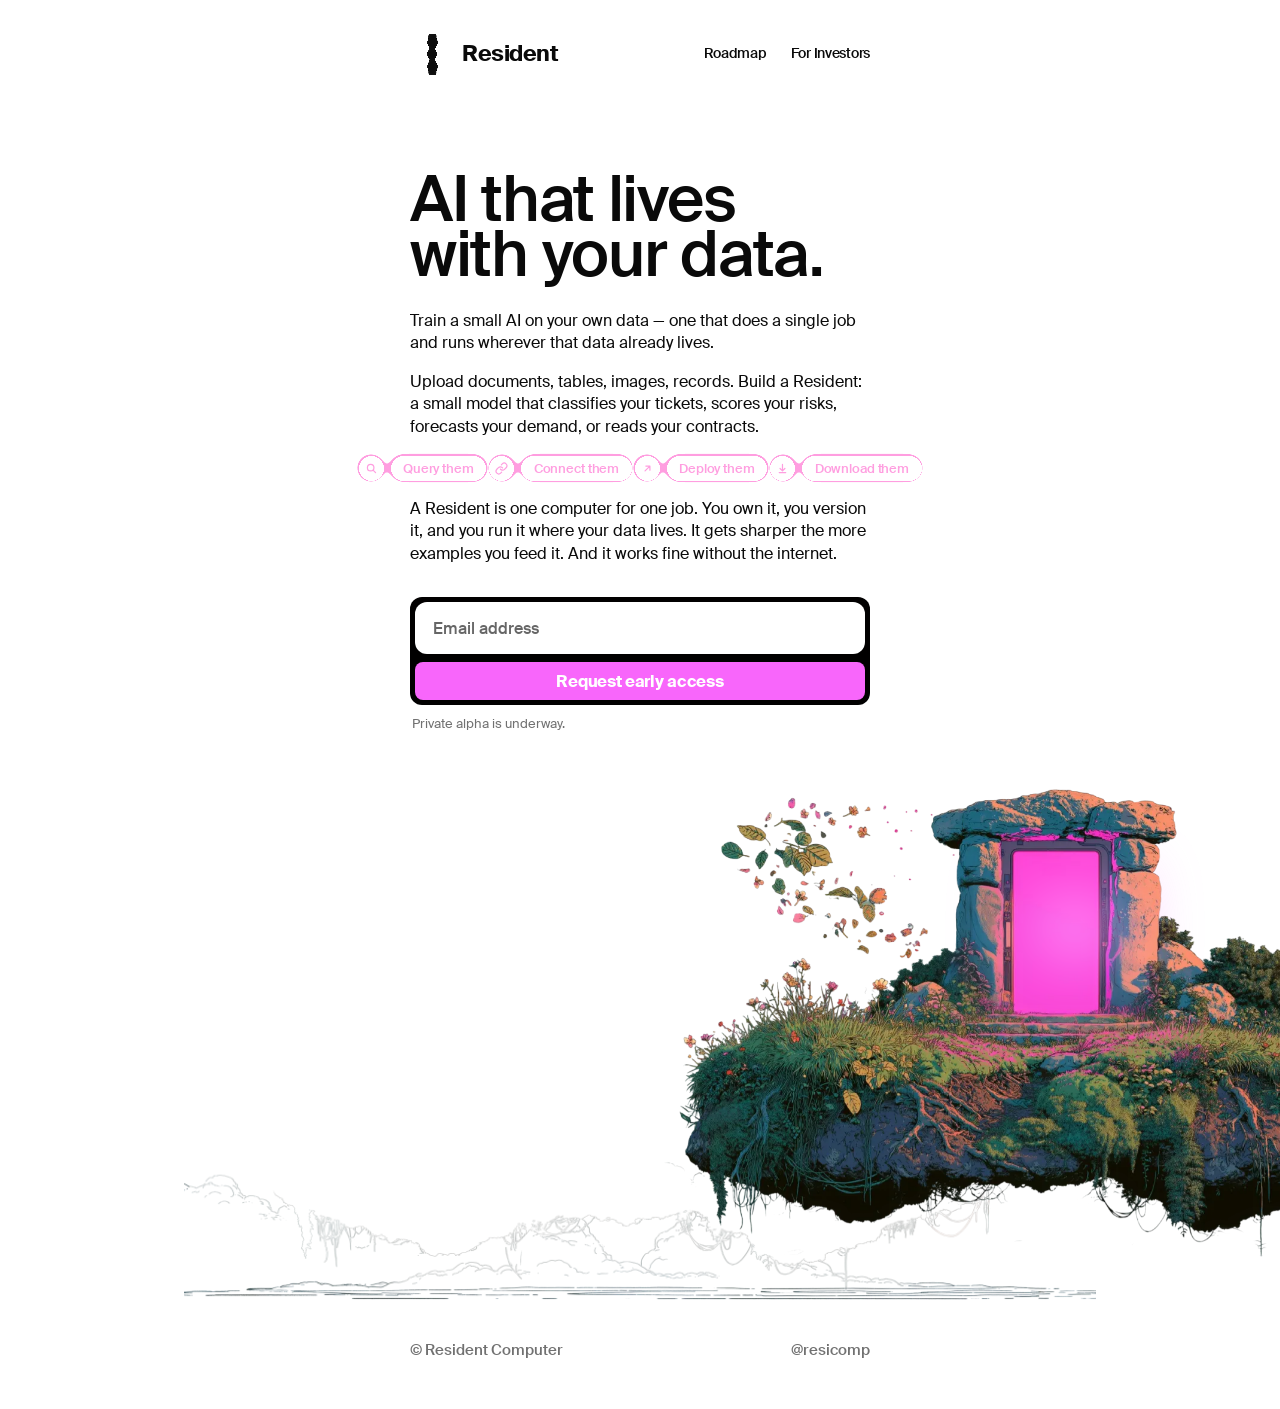
<file: index.html>
<!doctype html>
<html lang="en">
  <head>
    <meta charset="utf-8" />
    <meta name="viewport" content="width=device-width, initial-scale=1" />
    <script src="https://cdn.visitors.now/v.js" data-token="2499831f-5ca7-4b9d-930d-da9908d51c79"></script>
    <title>Resident — AI that lives with your data</title>
    <meta
      name="description"
      content="Train a small AI on your own data — one that does a single job and runs where your data already lives. Works offline."
    />

    <link rel="canonical" href="https://www.resident.computer/" />
    <link rel="icon" href="assets/favicon.svg" type="image/svg+xml" />
    <link rel="icon" type="image/png" sizes="32x32" href="assets/favicon-32.png" />
    <link rel="apple-touch-icon" href="assets/apple-touch-icon.png" />
    <meta name="theme-color" content="#ffffff" />
    <meta name="theme-color" content="#0a0a0a" media="(prefers-color-scheme: dark)" />

    <meta property="og:type" content="website" />
    <meta property="og:url" content="https://www.resident.computer/" />
    <meta property="og:site_name" content="Resident" />
    <meta property="og:locale" content="en_US" />
    <meta property="og:title" content="Resident — AI that lives with your data" />
    <meta property="og:description" content="Build a small, owned AI computer from your data. Versioned, testable, runs where you choose." />
    <meta property="og:image" content="https://www.resident.computer/assets/og.jpg" />
    <meta property="og:image:type" content="image/jpeg" />
    <meta property="og:image:width" content="1200" />
    <meta property="og:image:height" content="630" />
    <meta property="og:image:alt" content="Resident — AI that lives with your data." />

    <meta name="twitter:card" content="summary_large_image" />
    <meta name="twitter:site" content="@resicomp" />
    <meta name="twitter:title" content="Resident — AI that lives with your data" />
    <meta name="twitter:description" content="Build a small, owned AI computer from your data. Versioned, testable, runs where you choose." />
    <meta name="twitter:image" content="https://www.resident.computer/assets/og.jpg" />

    <link rel="stylesheet" href="styles.css" />
    <link
      rel="preload"
      href="assets/fonts/suisseintl-regular/SuisseIntl-Regular-WebS.woff2"
      as="font"
      type="font/woff2"
      crossorigin
    />
    <link
      rel="preload"
      href="assets/fonts/suisseintl-medium/SuisseIntl-Medium-WebS.woff2"
      as="font"
      type="font/woff2"
      crossorigin
    />

    <script type="application/ld+json">
      {
        "@context": "https://schema.org",
        "@type": "Organization",
        "name": "Resident",
        "url": "https://www.resident.computer/",
        "logo": "https://www.resident.computer/assets/apple-touch-icon.png",
        "sameAs": ["https://x.com/resicomp"]
      }
    </script>
  </head>
  <body>
    <svg
      width="0"
      height="0"
      style="position: absolute"
      aria-hidden="true"
      focusable="false"
    >
      <defs>
        <!-- NOTE: #goo-mark is duplicated verbatim in roadmap.html and
             investors.html (no build step). Edit all three together. -->
        <filter id="goo-mark" x="-20%" y="-20%" width="140%" height="140%">
          <feGaussianBlur in="SourceGraphic" stdDeviation="1.6" />
          <feColorMatrix
            type="matrix"
            values="1 0 0 0 0  0 1 0 0 0  0 0 1 0 0  0 0 0 22 -10"
          />
        </filter>
        <filter id="goo-chip-ring" x="-15%" y="-50%" width="130%" height="200%">
          <feGaussianBlur in="SourceGraphic" stdDeviation="5" />
          <feColorMatrix
            type="matrix"
            values="1 0 0 0 0  0 1 0 0 0  0 0 1 0 0  0 0 0 22 -10"
          />
        </filter>
        <filter id="goo-chip-fill" x="-10%" y="-25%" width="120%" height="150%">
          <feGaussianBlur in="SourceGraphic" stdDeviation="1.5" />
          <feColorMatrix
            type="matrix"
            values="1 0 0 0 0  0 1 0 0 0  0 0 1 0 0  0 0 0 22 -10"
          />
        </filter>
      </defs>
    </svg>

    <header class="site-header">
      <a href="/" class="logo" aria-label="Resident">
        <span class="logo-mark" aria-hidden="true">
          <span class="ring">
            <span class="dot" style="--i: 0"></span>
            <span class="dot" style="--i: 1"></span>
            <span class="dot" style="--i: 2"></span>
            <span class="dot" style="--i: 3"></span>
            <span class="dot" style="--i: 4"></span>
            <span class="dot" style="--i: 5"></span>
            <span class="dot" style="--i: 6"></span>
            <span class="dot" style="--i: 7"></span>
            <span class="dot" style="--i: 8"></span>
            <span class="dot" style="--i: 9"></span>
            <span class="dot" style="--i: 10"></span>
            <span class="dot" style="--i: 11"></span>
          </span>
        </span>
        <span class="logo-word">Resident</span>
      </a>
      <nav class="nav">
        <a href="/roadmap">Roadmap</a>
        <a href="/investors">For Investors</a>
      </nav>
    </header>

    <main class="content">
      <h1 class="hero">AI that lives<br />with your data.</h1>

      <div class="prose">
        <p>
          Train a small AI on your own data — one that does a single job and
          runs wherever that data already lives.
        </p>

        <p>
          Upload documents, tables, images, records. Build a Resident: a small
          model that classifies your tickets, scores your risks, forecasts your
          demand, or reads your contracts.
        </p>

        <div class="chips" role="list">
          <span class="chip" role="listitem" tabindex="0" aria-describedby="tip-query">
            <span class="chip-bg chip-bg-ring" aria-hidden="true">
              <span class="bg-circle"></span><span class="bg-pill"></span>
            </span>
            <span class="chip-bg chip-bg-fill" aria-hidden="true">
              <span class="bg-circle"></span><span class="bg-pill"></span>
            </span>
            <span class="chip-icon">
              <svg viewBox="0 0 16 16" aria-hidden="true">
                <circle cx="7" cy="7" r="4" fill="none" stroke="currentColor" stroke-width="1.5" />
                <line x1="10" y1="10" x2="13" y2="13" stroke="currentColor" stroke-width="1.5" stroke-linecap="round" />
              </svg>
            </span>
            <span class="chip-label">Query them</span>
            <span class="chip-tip" role="tooltip" id="tip-query">Ask it questions in plain language. Answers come from your data, and nothing else.</span>
          </span>
          <span class="chip" role="listitem" tabindex="0" aria-describedby="tip-connect">
            <span class="chip-bg chip-bg-ring" aria-hidden="true">
              <span class="bg-circle"></span><span class="bg-pill"></span>
            </span>
            <span class="chip-bg chip-bg-fill" aria-hidden="true">
              <span class="bg-circle"></span><span class="bg-pill"></span>
            </span>
            <span class="chip-icon">
              <svg viewBox="0 0 24 24" aria-hidden="true">
                <path d="M10 13a5 5 0 0 0 7.54.54l3-3a5 5 0 0 0-7.07-7.07l-1.72 1.71" fill="none" stroke="currentColor" stroke-width="2.2" stroke-linecap="round" stroke-linejoin="round" />
                <path d="M14 11a5 5 0 0 0-7.54-.54l-3 3a5 5 0 0 0 7.07 7.07l1.71-1.71" fill="none" stroke="currentColor" stroke-width="2.2" stroke-linecap="round" stroke-linejoin="round" />
              </svg>
            </span>
            <span class="chip-label">Connect them</span>
            <span class="chip-tip" role="tooltip" id="tip-connect">Wire it into your stack over a simple API, so your own apps and tools can call it.</span>
          </span>
          <span class="chip" role="listitem" tabindex="0" aria-describedby="tip-deploy">
            <span class="chip-bg chip-bg-ring" aria-hidden="true">
              <span class="bg-circle"></span><span class="bg-pill"></span>
            </span>
            <span class="chip-bg chip-bg-fill" aria-hidden="true">
              <span class="bg-circle"></span><span class="bg-pill"></span>
            </span>
            <span class="chip-icon">
              <svg viewBox="0 0 16 16" aria-hidden="true">
                <path d="M5 11 L11 5 M6 5 H11 V10" fill="none" stroke="currentColor" stroke-width="1.5" stroke-linecap="round" stroke-linejoin="round" />
              </svg>
            </span>
            <span class="chip-label">Deploy them</span>
            <span class="chip-tip" role="tooltip" id="tip-deploy">Run it where your data already lives: a laptop, a private cloud, or an air-gapped server.</span>
          </span>
          <span class="chip" role="listitem" tabindex="0" aria-describedby="tip-download">
            <span class="chip-bg chip-bg-ring" aria-hidden="true">
              <span class="bg-circle"></span><span class="bg-pill"></span>
            </span>
            <span class="chip-bg chip-bg-fill" aria-hidden="true">
              <span class="bg-circle"></span><span class="bg-pill"></span>
            </span>
            <span class="chip-icon">
              <svg viewBox="0 0 16 16" aria-hidden="true">
                <path d="M8 3 V10 M5 8 L8 11 L11 8 M4 13 H12" fill="none" stroke="currentColor" stroke-width="1.5" stroke-linecap="round" stroke-linejoin="round" />
              </svg>
            </span>
            <span class="chip-label">Download them</span>
            <span class="chip-tip" role="tooltip" id="tip-download">Take the whole model with you — yours to keep and run offline.</span>
          </span>
        </div>

        <p>
          A Resident is one computer for one job. You own it, you version it,
          and you run it where your data lives. It gets sharper the more
          examples you feed it. And it works fine without the internet.
        </p>
      </div>

      <section class="signup" aria-label="Sign up for updates">
        <form
          class="signup-card"
          action="https://app.loops.so/api/newsletter-form/cmpo76h8d014w0j0095x4vgdw"
          method="post"
          data-signup
        >
          <input
            type="email"
            name="email"
            id="signup-email"
            placeholder="Email address"
            aria-label="Email address"
            class="signup-input"
            autocomplete="email"
            required
          />
          <input type="hidden" name="userGroup" value="Prelaunch" />
          <button type="submit" class="signup-button" data-signup-button>
            Request early access
          </button>
          <p class="signup-status" role="status" aria-live="polite" data-signup-status></p>
        </form>
        <p class="signup-note">Private alpha is underway.</p>
      </section>
    </main>

    <figure class="illustration">
      <span class="illustration-frame">
        <img
          class="illustration-clouds"
          src="assets/clouds.webp"
          alt=""
          width="1856"
          height="484"
          loading="lazy"
          decoding="async"
        />
        <span class="illustration-island" aria-hidden="true">
          <img
            src="assets/island.webp"
            alt=""
            width="1456"
            height="782"
            loading="lazy"
            decoding="async"
          />
          <span class="portal-glow"></span>
        </span>
      </span>
    </figure>

    <footer class="site-footer">
      <span>© Resident Computer</span>
      <a href="https://x.com/resicomp" target="_blank" rel="noopener">@resicomp</a>
    </footer>

    <script>
      (function () {
        const form = document.querySelector("[data-signup]");
        if (!form) return;
        const input = form.querySelector(".signup-input");
        const button = form.querySelector("[data-signup-button]");
        const status = form.querySelector("[data-signup-status]");
        const defaultLabel = button.textContent.trim();
        let resetTimer = null;
        let submitting = false;

        function setState(text, { disable = true } = {}) {
          button.textContent = text;
          button.disabled = disable;
          if (status) status.textContent = text;
        }

        function scheduleReset(delay = 2800) {
          clearTimeout(resetTimer);
          resetTimer = setTimeout(() => {
            button.textContent = defaultLabel;
            button.disabled = false;
            if (status) status.textContent = "";
          }, delay);
        }

        form.addEventListener("submit", async (event) => {
          event.preventDefault();
          if (submitting) return;
          const email = (input.value || "").trim();
          if (!email) return;

          submitting = true;
          clearTimeout(resetTimer);
          setState("Sending…");

          try {
            // Read the form's own fields (incl. the hidden userGroup) so the
            // markup stays the single source of truth.
            const body = new URLSearchParams(new FormData(form));
            const res = await fetch(form.action, {
              method: "POST",
              headers: {
                "Content-Type": "application/x-www-form-urlencoded",
              },
              body,
            });
            const data = await res.json().catch(() => ({}));
            const message = (data && data.message) || "";

            if (res.ok && data && data.success !== false) {
              setState("You're in", { disable: true });
              input.value = "";
              scheduleReset();
            } else if (/already/i.test(message)) {
              setState("You're already in", { disable: true });
              input.value = "";
              scheduleReset();
            } else {
              setState(message || "Try again", { disable: false });
              scheduleReset(3500);
            }
          } catch (err) {
            setState("Try again", { disable: false });
            scheduleReset(3500);
          } finally {
            submitting = false;
          }
        });
      })();
    </script>
  </body>
</html>
</file>
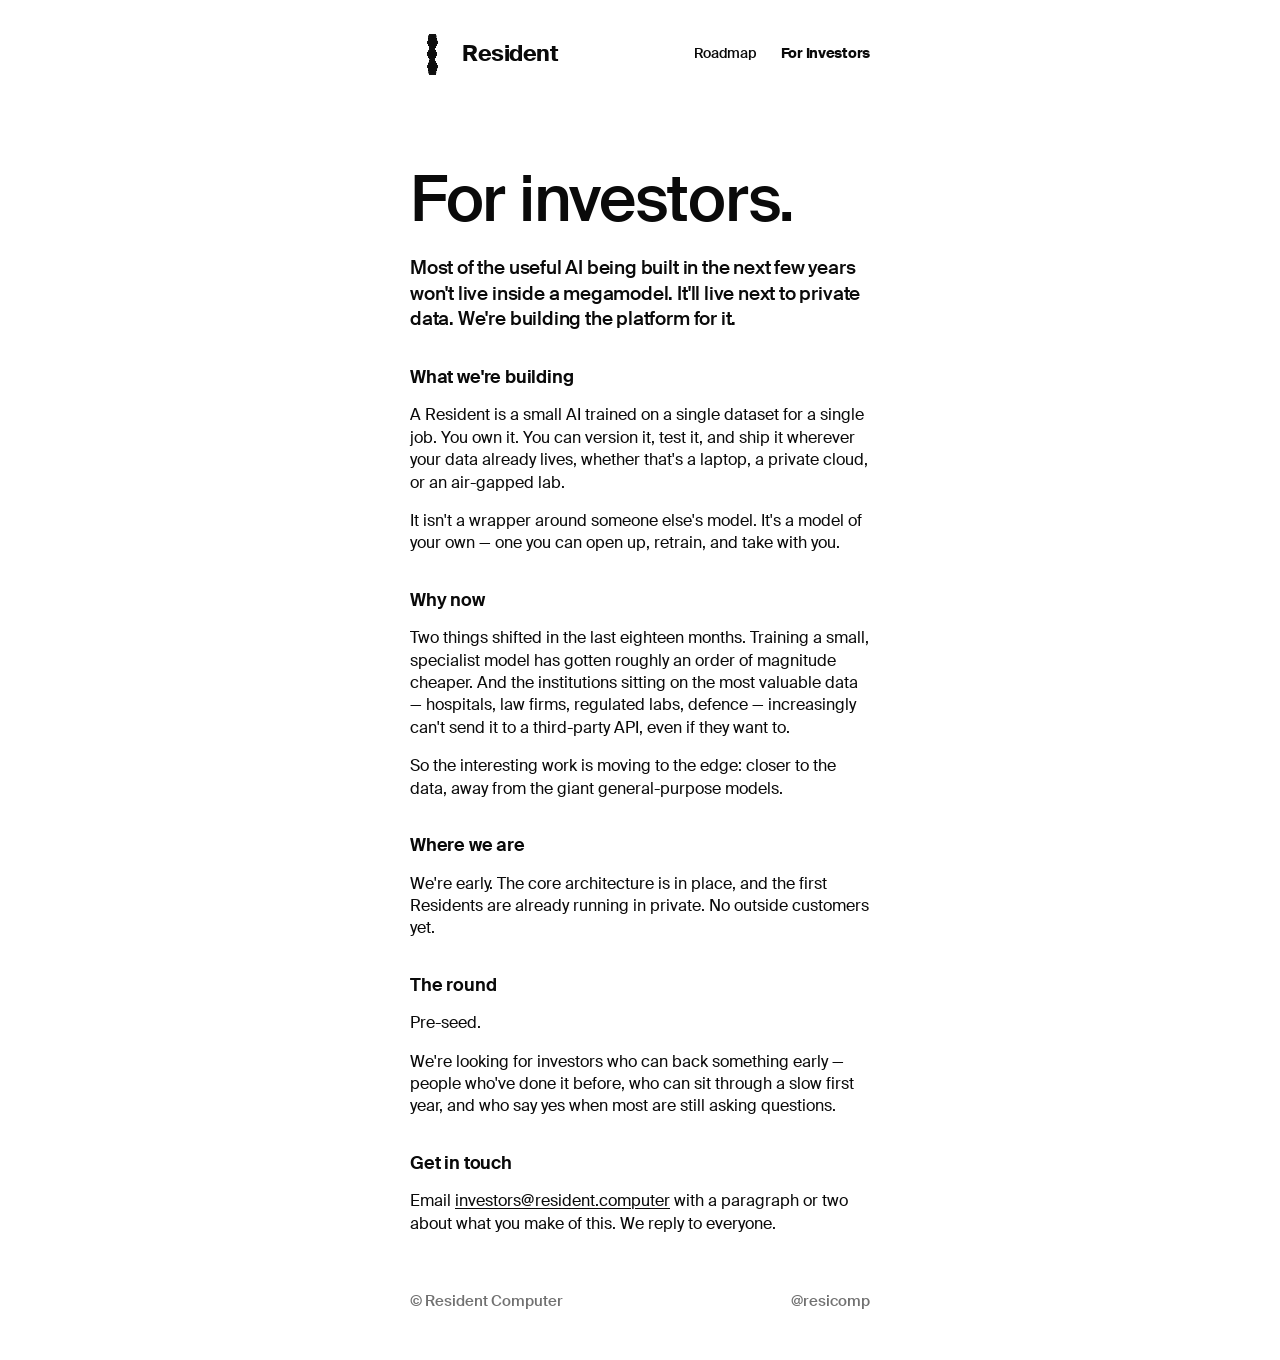
<file: investors.html>
<!doctype html>
<html lang="en">
  <head>
    <meta charset="utf-8" />
    <meta name="viewport" content="width=device-width, initial-scale=1" />
    <script src="https://cdn.visitors.now/v.js" data-token="2499831f-5ca7-4b9d-930d-da9908d51c79"></script>
    <title>For investors — Resident</title>
    <meta
      name="description"
      content="Resident builds small, owned AI computers trained on private data. We are raising a pre-seed round."
    />

    <link rel="canonical" href="https://www.resident.computer/investors" />
    <link rel="icon" href="assets/favicon.svg" type="image/svg+xml" />
    <link rel="icon" type="image/png" sizes="32x32" href="assets/favicon-32.png" />
    <link rel="apple-touch-icon" href="assets/apple-touch-icon.png" />
    <meta name="theme-color" content="#ffffff" />
    <meta name="theme-color" content="#0a0a0a" media="(prefers-color-scheme: dark)" />

    <meta property="og:type" content="website" />
    <meta property="og:url" content="https://www.resident.computer/investors" />
    <meta property="og:site_name" content="Resident" />
    <meta property="og:locale" content="en_US" />
    <meta property="og:title" content="For investors — Resident" />
    <meta property="og:description" content="Small, owned AI computers trained on private data. Pre-seed." />
    <meta property="og:image" content="https://www.resident.computer/assets/og.jpg" />
    <meta property="og:image:type" content="image/jpeg" />
    <meta property="og:image:width" content="1200" />
    <meta property="og:image:height" content="630" />
    <meta property="og:image:alt" content="Resident — AI that lives with your data." />

    <meta name="twitter:card" content="summary_large_image" />
    <meta name="twitter:site" content="@resicomp" />
    <meta name="twitter:title" content="For investors — Resident" />
    <meta name="twitter:description" content="Small, owned AI computers trained on private data. Pre-seed." />
    <meta name="twitter:image" content="https://www.resident.computer/assets/og.jpg" />

    <link rel="stylesheet" href="styles.css" />
    <link
      rel="preload"
      href="assets/fonts/suisseintl-regular/SuisseIntl-Regular-WebS.woff2"
      as="font"
      type="font/woff2"
      crossorigin
    />
    <link
      rel="preload"
      href="assets/fonts/suisseintl-medium/SuisseIntl-Medium-WebS.woff2"
      as="font"
      type="font/woff2"
      crossorigin
    />
  </head>
  <body>
    <svg
      width="0"
      height="0"
      style="position: absolute"
      aria-hidden="true"
      focusable="false"
    >
      <defs>
        <!-- NOTE: #goo-mark is duplicated verbatim in index.html and
             roadmap.html (no build step). Edit all three together. -->
        <filter id="goo-mark" x="-20%" y="-20%" width="140%" height="140%">
          <feGaussianBlur in="SourceGraphic" stdDeviation="1.6" />
          <feColorMatrix
            type="matrix"
            values="1 0 0 0 0  0 1 0 0 0  0 0 1 0 0  0 0 0 22 -10"
          />
        </filter>
      </defs>
    </svg>

    <header class="site-header">
      <a href="/" class="logo" aria-label="Resident">
        <span class="logo-mark" aria-hidden="true">
          <span class="ring">
            <span class="dot" style="--i: 0"></span>
            <span class="dot" style="--i: 1"></span>
            <span class="dot" style="--i: 2"></span>
            <span class="dot" style="--i: 3"></span>
            <span class="dot" style="--i: 4"></span>
            <span class="dot" style="--i: 5"></span>
            <span class="dot" style="--i: 6"></span>
            <span class="dot" style="--i: 7"></span>
            <span class="dot" style="--i: 8"></span>
            <span class="dot" style="--i: 9"></span>
            <span class="dot" style="--i: 10"></span>
            <span class="dot" style="--i: 11"></span>
          </span>
        </span>
        <span class="logo-word">Resident</span>
      </a>
      <nav class="nav">
        <a href="/roadmap">Roadmap</a>
        <a href="/investors" aria-current="page">For Investors</a>
      </nav>
    </header>

    <main class="content">
      <h1 class="hero">For investors.</h1>

      <div class="prose">
        <p class="prose-lead">
          Most of the useful AI being built in the next few years won't live
          inside a megamodel. It'll live next to private data. We're building
          the platform for it.
        </p>

        <h2 class="section-title">What we're building</h2>
        <p>
          A Resident is a small AI trained on a single dataset for a single
          job. You own it. You can version it, test it, and ship it wherever
          your data already lives, whether that's a laptop, a private cloud,
          or an air-gapped lab.
        </p>
        <p>
          It isn't a wrapper around someone else's model. It's a model of your
          own — one you can open up, retrain, and take with you.
        </p>

        <h2 class="section-title">Why now</h2>
        <p>
          Two things shifted in the last eighteen months. Training a small,
          specialist model has gotten roughly an order of magnitude cheaper.
          And the institutions sitting on the most valuable data — hospitals,
          law firms, regulated labs, defence — increasingly can't send it to
          a third-party API, even if they want to.
        </p>
        <p>
          So the interesting work is moving to the edge: closer to the data,
          away from the giant general-purpose models.
        </p>

        <h2 class="section-title">Where we are</h2>
        <p>
          We're early. The core architecture is in place, and the first
          Residents are already running in private. No outside customers yet.
        </p>

        <h2 class="section-title">The round</h2>
        <p>Pre-seed.</p>
        <p>
          We're looking for investors who can back something early — people
          who've done it before, who can sit through a slow first year, and
          who say yes when most are still asking questions.
        </p>

        <h2 class="section-title">Get in touch</h2>
        <p>
          Email
          <a href="mailto:investors@resident.computer"
            >investors@resident.computer</a
          >
          with a paragraph or two about what you make of this. We reply to
          everyone.
        </p>
      </div>
    </main>

    <footer class="site-footer">
      <span>© Resident Computer</span>
      <a href="https://x.com/resicomp" target="_blank" rel="noopener">@resicomp</a>
    </footer>
  </body>
</html>
</file>
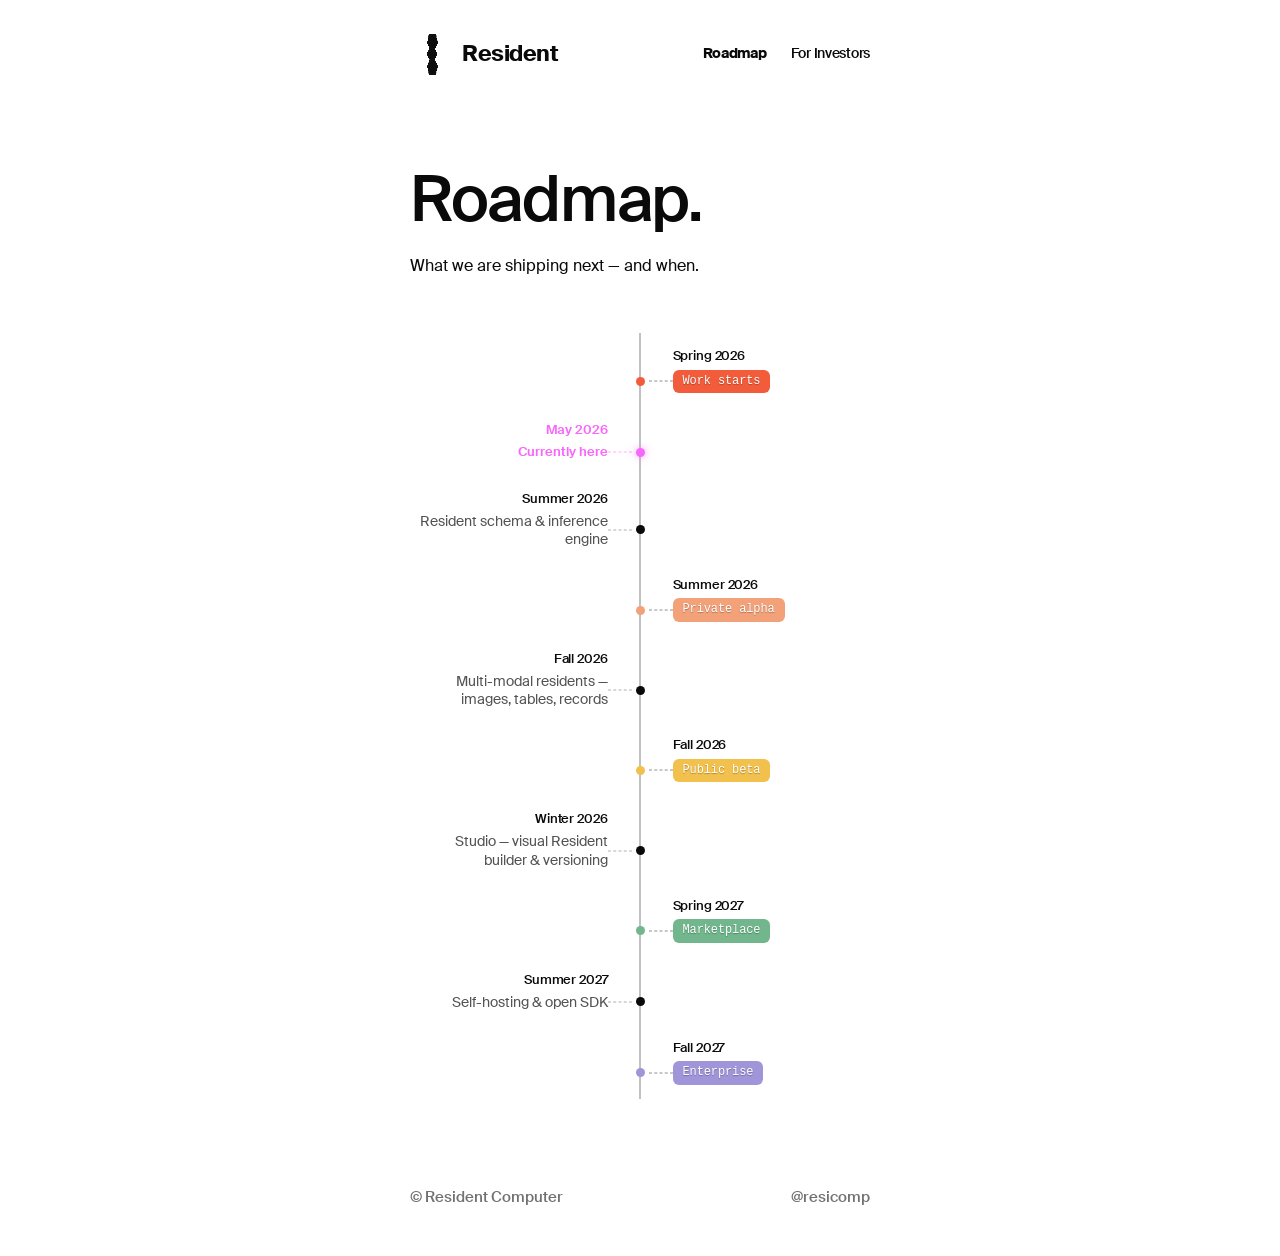
<file: roadmap.html>
<!doctype html>
<html lang="en">
  <head>
    <meta charset="utf-8" />
    <meta name="viewport" content="width=device-width, initial-scale=1" />
    <script src="https://cdn.visitors.now/v.js" data-token="2499831f-5ca7-4b9d-930d-da9908d51c79"></script>
    <title>Roadmap — Resident</title>
    <meta name="description" content="The path from idea to platform." />

    <link rel="canonical" href="https://www.resident.computer/roadmap" />
    <link rel="icon" href="assets/favicon.svg" type="image/svg+xml" />
    <link rel="icon" type="image/png" sizes="32x32" href="assets/favicon-32.png" />
    <link rel="apple-touch-icon" href="assets/apple-touch-icon.png" />
    <meta name="theme-color" content="#ffffff" />
    <meta name="theme-color" content="#0a0a0a" media="(prefers-color-scheme: dark)" />

    <meta property="og:type" content="website" />
    <meta property="og:url" content="https://www.resident.computer/roadmap" />
    <meta property="og:site_name" content="Resident" />
    <meta property="og:locale" content="en_US" />
    <meta property="og:title" content="Roadmap — Resident" />
    <meta property="og:description" content="The path from idea to platform." />
    <meta property="og:image" content="https://www.resident.computer/assets/og.jpg" />
    <meta property="og:image:type" content="image/jpeg" />
    <meta property="og:image:width" content="1200" />
    <meta property="og:image:height" content="630" />
    <meta property="og:image:alt" content="Resident — AI that lives with your data." />

    <meta name="twitter:card" content="summary_large_image" />
    <meta name="twitter:site" content="@resicomp" />
    <meta name="twitter:title" content="Roadmap — Resident" />
    <meta name="twitter:description" content="The path from idea to platform." />
    <meta name="twitter:image" content="https://www.resident.computer/assets/og.jpg" />

    <link rel="stylesheet" href="styles.css" />
    <link
      rel="preload"
      href="assets/fonts/suisseintl-regular/SuisseIntl-Regular-WebS.woff2"
      as="font"
      type="font/woff2"
      crossorigin
    />
    <link
      rel="preload"
      href="assets/fonts/suisseintl-medium/SuisseIntl-Medium-WebS.woff2"
      as="font"
      type="font/woff2"
      crossorigin
    />
  </head>
  <body>
    <svg
      width="0"
      height="0"
      style="position: absolute"
      aria-hidden="true"
      focusable="false"
    >
      <defs>
        <!-- NOTE: #goo-mark is duplicated verbatim in index.html and
             investors.html (no build step). Edit all three together. -->
        <filter id="goo-mark" x="-20%" y="-20%" width="140%" height="140%">
          <feGaussianBlur in="SourceGraphic" stdDeviation="1.6" />
          <feColorMatrix
            type="matrix"
            values="1 0 0 0 0  0 1 0 0 0  0 0 1 0 0  0 0 0 22 -10"
          />
        </filter>
      </defs>
    </svg>

    <header class="site-header">
      <a href="/" class="logo" aria-label="Resident">
        <span class="logo-mark" aria-hidden="true">
          <span class="ring">
            <span class="dot" style="--i: 0"></span>
            <span class="dot" style="--i: 1"></span>
            <span class="dot" style="--i: 2"></span>
            <span class="dot" style="--i: 3"></span>
            <span class="dot" style="--i: 4"></span>
            <span class="dot" style="--i: 5"></span>
            <span class="dot" style="--i: 6"></span>
            <span class="dot" style="--i: 7"></span>
            <span class="dot" style="--i: 8"></span>
            <span class="dot" style="--i: 9"></span>
            <span class="dot" style="--i: 10"></span>
            <span class="dot" style="--i: 11"></span>
          </span>
        </span>
        <span class="logo-word">Resident</span>
      </a>
      <nav class="nav">
        <a href="/roadmap" aria-current="page">Roadmap</a>
        <a href="/investors">For Investors</a>
      </nav>
    </header>

    <main class="content">
      <h1 class="hero">Roadmap.</h1>
      <div class="prose">
        <p>What we are shipping next — and when.</p>
      </div>

      <ol class="timeline" aria-label="Resident product roadmap">
        <li class="timeline-item is-right is-colored" style="--c: #f25c3b">
          <span class="timeline-date">Spring 2026</span>
          <span class="timeline-tag">Work starts</span>
          <span class="timeline-dot" aria-hidden="true"></span>
        </li>
        <li class="timeline-item is-left is-current">
          <span class="timeline-date">May 2026</span>
          <span class="timeline-now">Currently here</span>
          <span class="timeline-dot" aria-hidden="true"></span>
        </li>
        <li class="timeline-item is-left">
          <span class="timeline-date">Summer 2026</span>
          <span class="timeline-text">Resident schema &amp; inference engine</span>
          <span class="timeline-dot" aria-hidden="true"></span>
        </li>
        <li class="timeline-item is-right is-colored" style="--c: #f2a179">
          <span class="timeline-date">Summer 2026</span>
          <span class="timeline-tag">Private alpha</span>
          <span class="timeline-dot" aria-hidden="true"></span>
        </li>
        <li class="timeline-item is-left">
          <span class="timeline-date">Fall 2026</span>
          <span class="timeline-text">Multi-modal residents — images, tables, records</span>
          <span class="timeline-dot" aria-hidden="true"></span>
        </li>
        <li class="timeline-item is-right is-colored" style="--c: #f2c04c">
          <span class="timeline-date">Fall 2026</span>
          <span class="timeline-tag">Public beta</span>
          <span class="timeline-dot" aria-hidden="true"></span>
        </li>
        <li class="timeline-item is-left">
          <span class="timeline-date">Winter 2026</span>
          <span class="timeline-text">Studio — visual Resident builder &amp; versioning</span>
          <span class="timeline-dot" aria-hidden="true"></span>
        </li>
        <li class="timeline-item is-right is-colored" style="--c: #71b68c">
          <span class="timeline-date">Spring 2027</span>
          <span class="timeline-tag">Marketplace</span>
          <span class="timeline-dot" aria-hidden="true"></span>
        </li>
        <li class="timeline-item is-left">
          <span class="timeline-date">Summer 2027</span>
          <span class="timeline-text">Self-hosting &amp; open SDK</span>
          <span class="timeline-dot" aria-hidden="true"></span>
        </li>
        <li class="timeline-item is-right is-colored" style="--c: #a095d9">
          <span class="timeline-date">Fall 2027</span>
          <span class="timeline-tag">Enterprise</span>
          <span class="timeline-dot" aria-hidden="true"></span>
        </li>
      </ol>
    </main>

    <footer class="site-footer">
      <span>© Resident Computer</span>
      <a href="https://x.com/resicomp" target="_blank" rel="noopener">@resicomp</a>
    </footer>
  </body>
</html>
</file>
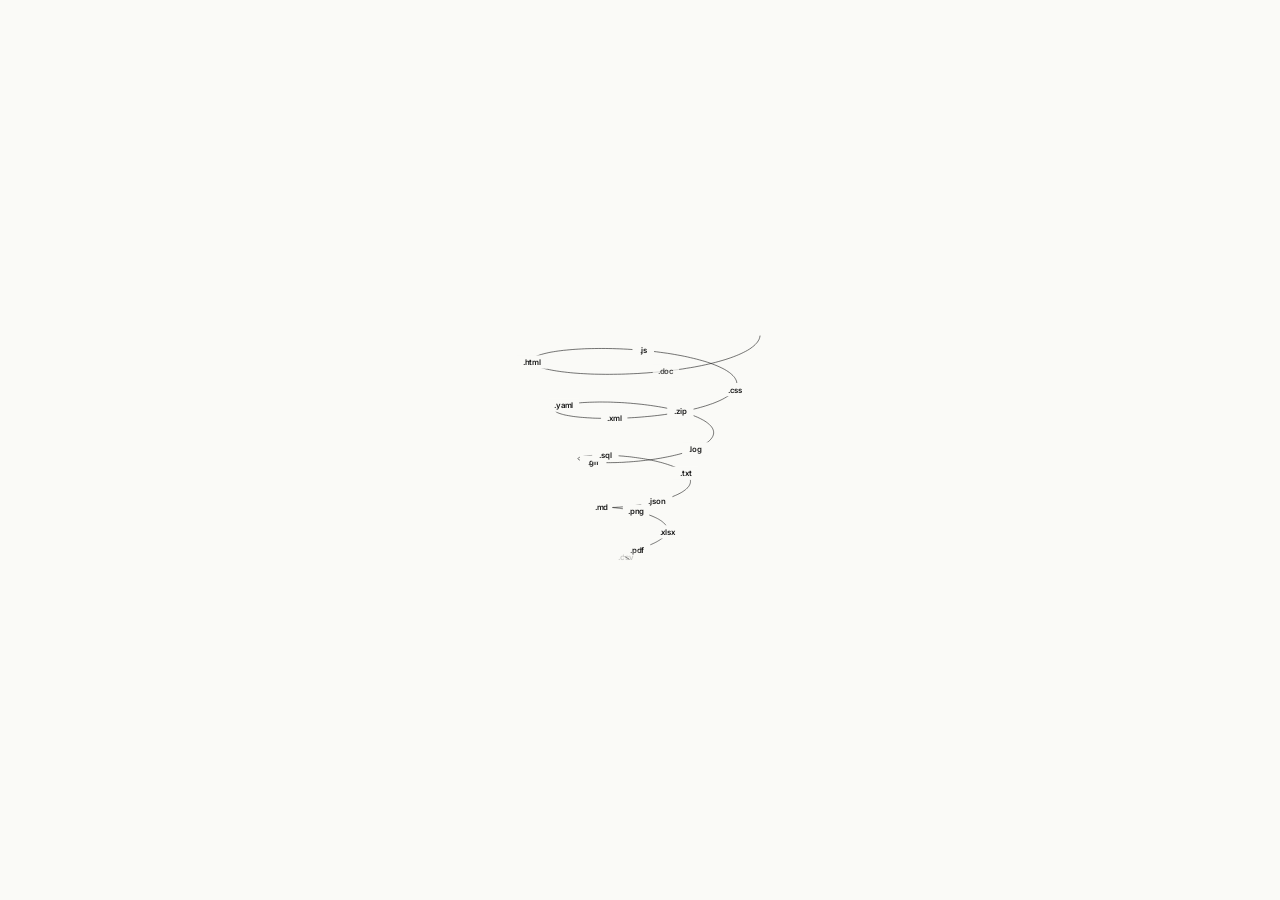
<file: vortex.html>
<!doctype html>
<html lang="en">
  <head>
    <meta charset="utf-8" />
    <meta name="viewport" content="width=device-width, initial-scale=1" />
    <script src="https://cdn.visitors.now/v.js" data-token="2499831f-5ca7-4b9d-930d-da9908d51c79"></script>
    <title>File vortex</title>
    <meta name="robots" content="noindex" />
    <meta
      name="description"
      content="An experimental animation of file extensions spiralling into a vortex."
    />
    <link rel="preconnect" href="https://fonts.googleapis.com" />
    <link rel="preconnect" href="https://fonts.gstatic.com" crossorigin />
    <link
      href="https://fonts.googleapis.com/css2?family=Inter:wght@500;600;700&display=swap"
      rel="stylesheet"
    />
    <style>
      * {
        box-sizing: border-box;
      }
      html,
      body {
        margin: 0;
        padding: 0;
        background: #fafaf7;
        font-family: "Inter", -apple-system, BlinkMacSystemFont, "Segoe UI",
          Roboto, sans-serif;
        min-height: 100dvh;
        display: grid;
        place-items: center;
      }
      .stage {
        width: 100%;
        max-width: 520px;
        padding: 32px;
      }
      svg {
        display: block;
        width: 100%;
        height: auto;
      }
    </style>
  </head>
  <body>
    <div class="stage">
      <svg
        id="vortex"
        viewBox="0 0 500 480"
        xmlns="http://www.w3.org/2000/svg"
        role="img"
        aria-label="File-extension vortex"
      ></svg>
    </div>

    <script>
      const SVG_NS = "http://www.w3.org/2000/svg";
      const svg = document.getElementById("vortex");

      // Side-view vortex geometry.
      const cx = 250;
      const topY = 50;
      const bottomY = 425;
      const startR = 200;
      const endR = 22;
      const totalTurns = 4.6;
      const depthRatio = 0.22;

      // Animation: how many full t-cycles per second.
      // Each label takes 1/SPEED seconds to descend the full vortex.
      const SPEED = 1 / 22; // ~22s per descent

      const BG = "#fafaf7";

      const labels = [
        { ext: ".doc" },
        { ext: ".html" },
        { ext: ".js" },
        { ext: ".css" },
        { ext: ".xml" },
        { ext: ".yaml" },
        { ext: ".zip" },
        { ext: ".log" },
        { ext: ".gif" },
        { ext: ".sql" },
        { ext: ".txt" },
        { ext: ".json" },
        { ext: ".md" },
        { ext: ".png" },
        { ext: ".xlsx" },
        { ext: ".pdf" },
        { ext: ".csv" },
      ];

      function posAt(t) {
        const theta = t * totalTurns * 2 * Math.PI;
        const r = startR + (endR - startR) * t;
        const yCenter = topY + (bottomY - topY) * t;
        return {
          x: cx + r * Math.cos(theta),
          y: yCenter + r * depthRatio * Math.sin(theta),
        };
      }

      // --- Spiral path (static — drawn once) ---
      function buildSpiralPath() {
        const steps = 800;
        const parts = [];
        for (let i = 0; i <= steps; i++) {
          const t = i / steps;
          const { x, y } = posAt(t);
          parts.push(
            (i === 0 ? "M " : "L ") + x.toFixed(1) + " " + y.toFixed(1)
          );
        }
        return parts.join(" ");
      }

      const spiral = document.createElementNS(SVG_NS, "path");
      spiral.setAttribute("d", buildSpiralPath());
      spiral.setAttribute("fill", "none");
      spiral.setAttribute("stroke", "#1a1a1a");
      spiral.setAttribute("stroke-width", "1");
      spiral.setAttribute("stroke-linecap", "round");
      svg.appendChild(spiral);

      // --- Labels (animated) ---
      // Each label gets a fixed phase offset so the stream is evenly spaced;
      // its current t = (offset + globalPhase) mod 1 advances over time.

      labels.forEach((label, i) => {
        label.offset = i / labels.length;

        const group = document.createElementNS(SVG_NS, "g");

        // White rect behind the text — masks the spiral line wherever the
        // label happens to sit, since the path is solid and unbroken now.
        const w = label.ext.length * 8 + 12;
        const h = 22;
        const rect = document.createElementNS(SVG_NS, "rect");
        rect.setAttribute("x", (-w / 2).toFixed(1));
        rect.setAttribute("y", (-h / 2).toFixed(1));
        rect.setAttribute("width", w);
        rect.setAttribute("height", h);
        rect.setAttribute("fill", BG);
        group.appendChild(rect);

        const text = document.createElementNS(SVG_NS, "text");
        text.setAttribute("text-anchor", "middle");
        text.setAttribute("dominant-baseline", "central");
        text.setAttribute("font-size", "13");
        text.setAttribute("font-weight", "600");
        text.setAttribute("letter-spacing", "-0.3");
        text.setAttribute("fill", "#1a1a1a");
        text.textContent = label.ext;
        group.appendChild(text);

        svg.appendChild(group);
        label.el = group;
      });

      // --- Animation loop ---

      const reducedMotion = matchMedia(
        "(prefers-reduced-motion: reduce)"
      ).matches;

      function frame(timeMs) {
        const phase = ((timeMs / 1000) * SPEED) % 1;
        const fade = 0.06;

        for (const label of labels) {
          let t = (label.offset + phase) % 1;
          const { x, y } = posAt(t);

          // Fade in near t=0, fade out near t=1.
          let opacity = 1;
          if (t < fade) opacity = t / fade;
          else if (t > 1 - fade) opacity = (1 - t) / fade;

          label.el.setAttribute(
            "transform",
            `translate(${x.toFixed(1)} ${y.toFixed(1)})`
          );
          label.el.setAttribute("opacity", opacity.toFixed(2));
        }

        requestAnimationFrame(frame);
      }

      if (reducedMotion) {
        // Static placement at original t-values.
        labels.forEach((label, i) => {
          const t = 0.015 + (0.99 - 0.015) * (i / (labels.length - 1));
          const { x, y } = posAt(t);
          label.el.setAttribute(
            "transform",
            `translate(${x.toFixed(1)} ${y.toFixed(1)})`
          );
        });
      } else {
        requestAnimationFrame(frame);
      }
    </script>
  </body>
</html>
</file>
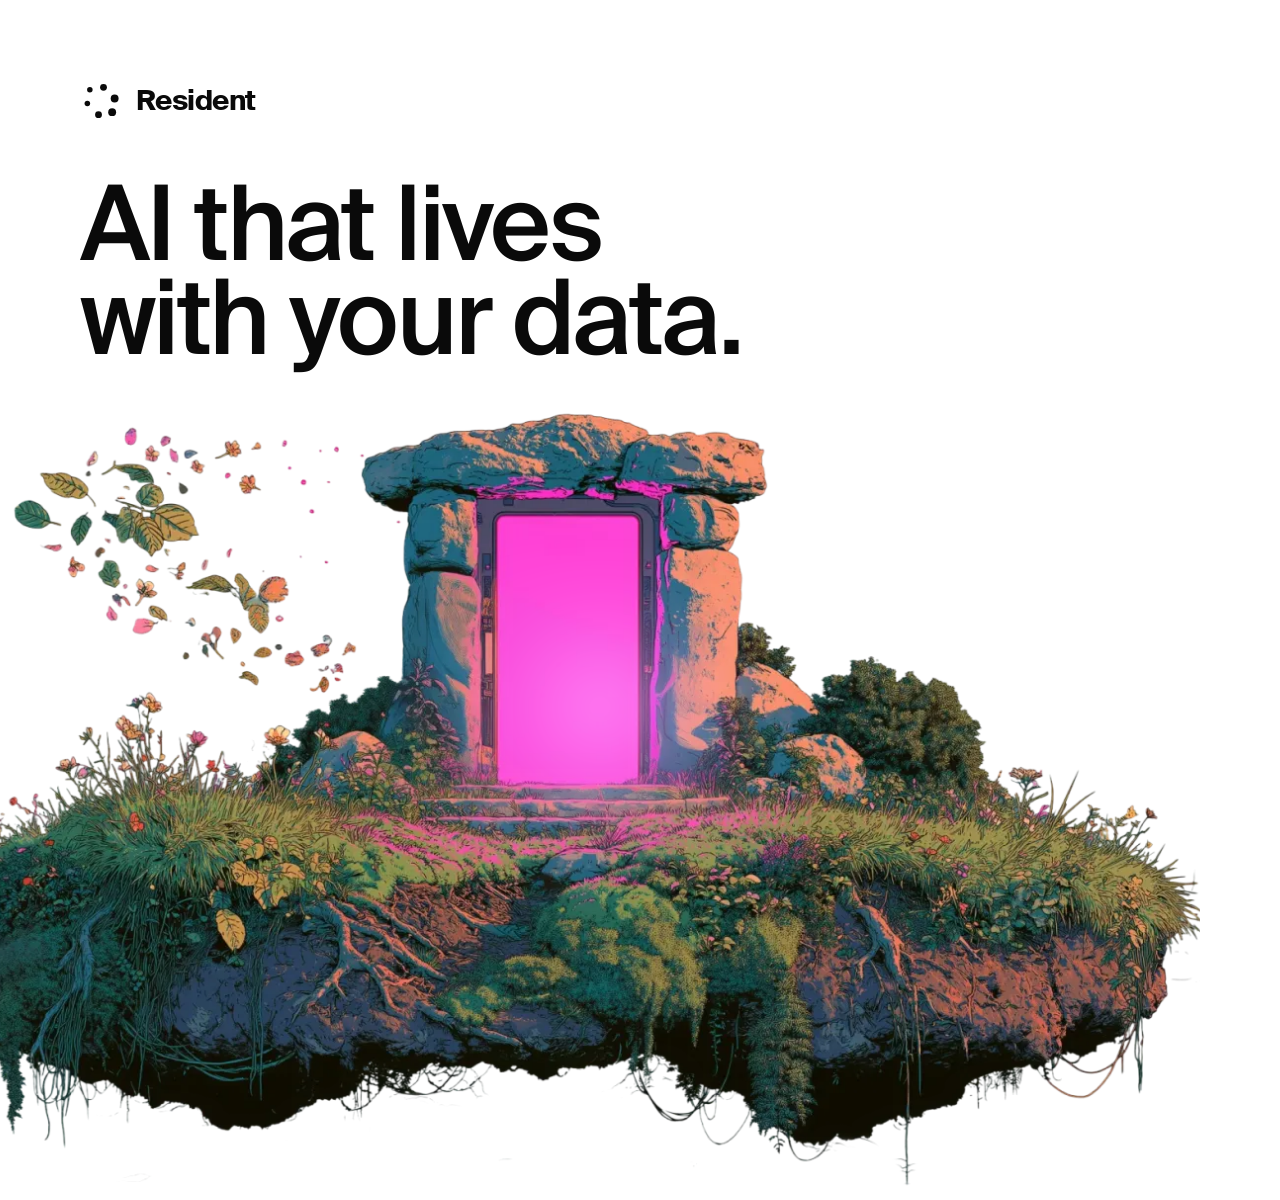
<file: tools/og-square.html>
<!doctype html>
<html lang="en">
  <head>
    <meta charset="utf-8" />
    <style>
      @font-face {
        font-family: "Suisse Intl";
        font-weight: 500;
        src: url("../assets/fonts/suisseintl-medium/SuisseIntl-Medium-WebS.woff2")
            format("woff2");
      }
      @font-face {
        font-family: "Suisse Intl";
        font-weight: 700;
        src: url("../assets/fonts/suisseintl-bold/SuisseIntl-Bold-WebS.woff2")
            format("woff2");
      }

      * {
        box-sizing: border-box;
        margin: 0;
        padding: 0;
      }

      html,
      body {
        width: 1200px;
        height: 1200px;
        background: #ffffff;
        font-family: "Suisse Intl", -apple-system, sans-serif;
        color: #0a0a0a;
        -webkit-font-smoothing: antialiased;
      }

      .card {
        position: relative;
        width: 1200px;
        height: 1200px;
        overflow: hidden;
        display: flex;
        flex-direction: column;
      }

      .text {
        padding: 80px 80px 0;
        display: flex;
        flex-direction: column;
        gap: 56px;
      }

      .brand {
        display: flex;
        align-items: center;
        gap: 14px;
      }

      .brand-mark {
        width: 42px;
        height: 42px;
      }

      .brand-name {
        font-size: 28px;
        font-weight: 700;
        letter-spacing: -0.02em;
        line-height: 1;
      }

      .hero {
        font-size: 104px;
        font-weight: 500;
        letter-spacing: -0.025em;
        line-height: 0.9;
      }

      .image {
        position: relative;
        flex: 1;
        margin-top: 40px;
        background-image: url("../assets/island.webp");
        background-position: center 35%;
        background-size: 120% auto;
        background-repeat: no-repeat;
      }

      .portal-glow {
        position: absolute;
        left: 50%;
        top: 38%;
        width: 26%;
        height: 38%;
        transform: translate(-50%, -50%);
        background: radial-gradient(
          ellipse at center,
          rgba(255, 100, 220, 0.85) 0%,
          rgba(248, 102, 251, 0.45) 25%,
          rgba(248, 102, 251, 0.12) 55%,
          transparent 100%
        );
        filter: blur(24px);
        mix-blend-mode: screen;
      }
    </style>
  </head>
  <body>
    <div class="card">
      <div class="text">
        <div class="brand">
          <svg class="brand-mark" viewBox="0 0 32 32" fill="currentColor">
            <circle cx="24.5" cy="24.5" r="3" />
            <circle cx="14.1" cy="26.4" r="2.6" />
            <circle cx="5.6" cy="17.9" r="2.1" />
            <circle cx="7.5" cy="7.5" r="2.1" />
            <circle cx="17.9" cy="5.6" r="2.6" />
            <circle cx="26.4" cy="14.1" r="3" />
          </svg>
          <span class="brand-name">Resident</span>
        </div>

        <h1 class="hero">AI that lives<br />with your data.</h1>
      </div>

      <div class="image">
        <div class="portal-glow"></div>
      </div>
    </div>
  </body>
</html>
</file>
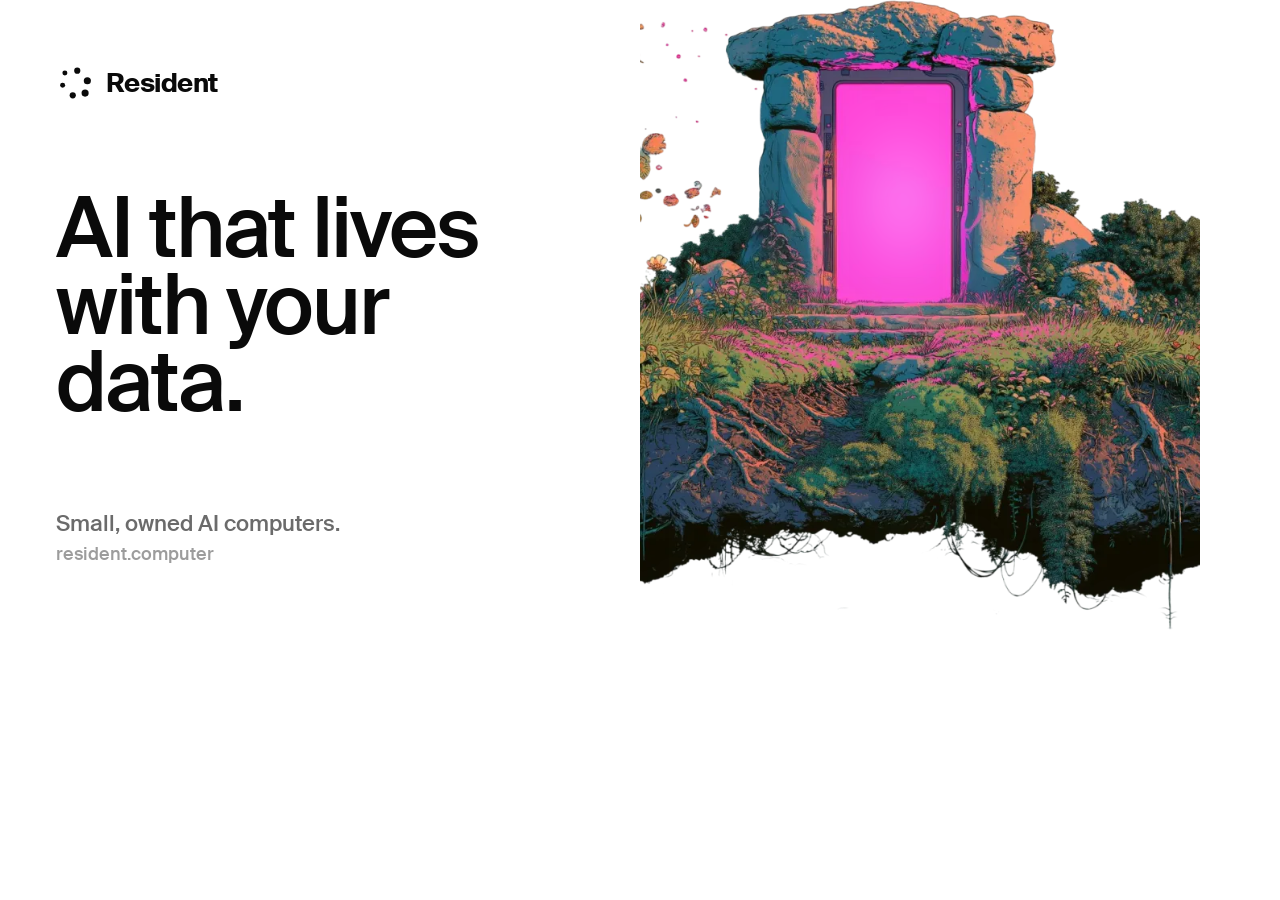
<file: tools/og.html>
<!doctype html>
<html lang="en">
  <head>
    <meta charset="utf-8" />
    <style>
      @font-face {
        font-family: "Suisse Intl";
        font-weight: 500;
        src: url("../assets/fonts/suisseintl-medium/SuisseIntl-Medium-WebS.woff2")
            format("woff2"),
          url("../assets/fonts/suisseintl-medium/SuisseIntl-Medium-WebS.woff")
            format("woff");
      }
      @font-face {
        font-family: "Suisse Intl";
        font-weight: 700;
        src: url("../assets/fonts/suisseintl-bold/SuisseIntl-Bold-WebS.woff2")
            format("woff2"),
          url("../assets/fonts/suisseintl-bold/SuisseIntl-Bold-WebS.woff")
            format("woff");
      }
      @font-face {
        font-family: "Suisse Intl";
        font-weight: 400;
        src: url("../assets/fonts/suisseintl-regular/SuisseIntl-Regular-WebS.woff2")
            format("woff2"),
          url("../assets/fonts/suisseintl-regular/SuisseIntl-Regular-WebS.woff")
            format("woff");
      }

      * {
        box-sizing: border-box;
        margin: 0;
        padding: 0;
      }

      html,
      body {
        width: 1200px;
        height: 630px;
        background: #ffffff;
        font-family: "Suisse Intl", -apple-system, sans-serif;
        color: #0a0a0a;
        -webkit-font-smoothing: antialiased;
      }

      .card {
        position: relative;
        width: 1200px;
        height: 630px;
        overflow: hidden;
        display: flex;
      }

      .text {
        position: relative;
        width: 640px;
        padding: 64px 56px;
        display: flex;
        flex-direction: column;
        justify-content: space-between;
        z-index: 2;
      }

      .brand {
        display: flex;
        align-items: center;
        gap: 12px;
      }

      .brand-mark {
        width: 38px;
        height: 38px;
      }

      .brand-name {
        font-size: 26px;
        font-weight: 700;
        letter-spacing: -0.02em;
        line-height: 1;
      }

      .hero {
        font-size: 84px;
        font-weight: 500;
        letter-spacing: -0.025em;
        line-height: 0.92;
      }

      .footer {
        display: flex;
        flex-direction: column;
        gap: 4px;
      }

      .tagline {
        font-size: 22px;
        font-weight: 500;
        opacity: 0.6;
      }

      .url {
        font-size: 18px;
        font-weight: 500;
        opacity: 0.4;
      }

      .image {
        position: relative;
        flex: 1;
        background-image: url("../assets/island.webp");
        background-position: center center;
        background-size: cover;
        background-repeat: no-repeat;
      }

      /* Magenta glow on the portal — same as homepage */
      .portal-glow {
        position: absolute;
        left: 47%;
        top: 32%;
        width: 30%;
        height: 38%;
        transform: translate(-50%, -50%);
        background: radial-gradient(
          ellipse at center,
          rgba(255, 100, 220, 0.85) 0%,
          rgba(248, 102, 251, 0.45) 25%,
          rgba(248, 102, 251, 0.12) 55%,
          transparent 100%
        );
        filter: blur(20px);
        mix-blend-mode: screen;
        z-index: 1;
      }
    </style>
  </head>
  <body>
    <div class="card">
      <div class="text">
        <div class="brand">
          <svg class="brand-mark" viewBox="0 0 32 32" fill="currentColor">
            <circle cx="24.5" cy="24.5" r="3" />
            <circle cx="14.1" cy="26.4" r="2.6" />
            <circle cx="5.6" cy="17.9" r="2.1" />
            <circle cx="7.5" cy="7.5" r="2.1" />
            <circle cx="17.9" cy="5.6" r="2.6" />
            <circle cx="26.4" cy="14.1" r="3" />
          </svg>
          <span class="brand-name">Resident</span>
        </div>

        <h1 class="hero">AI that lives<br />with your data.</h1>

        <div class="footer">
          <div class="tagline">Small, owned AI computers.</div>
          <div class="url">resident.computer</div>
        </div>
      </div>

      <div class="image">
        <div class="portal-glow"></div>
      </div>
    </div>
  </body>
</html>
</file>
<file: styles.css>
/* ---------- Webfonts: Suisse Intl ---------- */

@font-face {
  font-family: "Suisse Intl";
  font-weight: 400;
  font-style: normal;
  font-display: swap;
  src:
    url("assets/fonts/suisseintl-regular/SuisseIntl-Regular-WebS.woff2")
      format("woff2"),
    url("assets/fonts/suisseintl-regular/SuisseIntl-Regular-WebS.woff")
      format("woff");
}

@font-face {
  font-family: "Suisse Intl";
  font-weight: 500;
  font-style: normal;
  font-display: swap;
  src:
    url("assets/fonts/suisseintl-medium/SuisseIntl-Medium-WebS.woff2")
      format("woff2"),
    url("assets/fonts/suisseintl-medium/SuisseIntl-Medium-WebS.woff")
      format("woff");
}

@font-face {
  font-family: "Suisse Intl";
  font-weight: 600;
  font-style: normal;
  font-display: swap;
  src:
    url("assets/fonts/suisseintl-semibold/SuisseIntl-SemiBold-WebS.woff2")
      format("woff2"),
    url("assets/fonts/suisseintl-semibold/SuisseIntl-SemiBold-WebS.woff")
      format("woff");
}

@font-face {
  font-family: "Suisse Intl";
  font-weight: 700;
  font-style: normal;
  font-display: swap;
  src:
    url("assets/fonts/suisseintl-bold/SuisseIntl-Bold-WebS.woff2")
      format("woff2"),
    url("assets/fonts/suisseintl-bold/SuisseIntl-Bold-WebS.woff")
      format("woff");
}

:root {
  color-scheme: light dark;

  /* Palette */
  --bg: #ffffff;
  --fg: #0a0a0a;
  --muted: rgba(10, 10, 10, 0.58);
  --border: rgba(10, 10, 10, 0.22);
  --accent: #f866fb;
  --accent-rgb: 248, 102, 251;
  --chip-stroke: rgb(255, 158, 224);
  --signup-bg: #010000;
  --signup-button: var(--accent);

  /* Layout */
  --content-width: 460px;
  --gutter: 24px;

  /* Logo (header-size) */
  --mark-size: 44px;
  --dot-count: 12;
  --dot-size: calc(var(--mark-size) * 0.2);
  --ring-radius: calc(var(--mark-size) * 0.45);
  --ring-tilt: 33deg;
  --ring-roll: 45deg;
  --mark-perspective: 90px;
  --spin-duration: 4.5s;
}

@media (prefers-color-scheme: dark) {
  :root {
    --bg: #0a0a0a;
    --fg: #f5f5f5;
    --muted: rgba(255, 255, 255, 0.58);
    --border: rgba(255, 255, 255, 0.25);
    --signup-bg: #1a1a1a;
    /* Brand pinks (--accent, --chip-stroke) are intentionally shared with
       light mode; override them here if dark ever needs a softer tone. */
  }
}

*,
*::before,
*::after {
  box-sizing: border-box;
}

html,
body {
  margin: 0;
  background: var(--bg);
  color: var(--fg);
  font-family: "Suisse Intl", -apple-system, BlinkMacSystemFont, "Segoe UI",
    Roboto, "Helvetica Neue", sans-serif;
  font-size: 16px;
  font-weight: 400;
  line-height: 1.4;
  -webkit-font-smoothing: antialiased;
  -moz-osx-font-smoothing: grayscale;
  text-rendering: optimizeLegibility;
}

body {
  min-height: 100dvh;
  display: flex;
  flex-direction: column;
  overflow-x: hidden;
}

a {
  color: inherit;
}

/* Shared keyboard focus indicator (the input also keeps its inset ring). */
:where(a, button, .signup-input):focus-visible {
  outline: 2px solid var(--fg);
  outline-offset: 2px;
}

/* ---------- Header ---------- */

.site-header {
  width: 100%;
  max-width: calc(var(--content-width) + var(--gutter) * 2);
  margin: 0 auto;
  padding: 32px var(--gutter) 0;
  display: flex;
  align-items: center;
  justify-content: space-between;
  gap: 16px;
}

.logo {
  display: inline-flex;
  align-items: center;
  gap: 8px;
  text-decoration: none;
  color: inherit;
}

.logo-word {
  font-size: 22px;
  font-weight: 700;
  letter-spacing: -0.02em;
  line-height: 1;
}

.nav {
  display: flex;
  gap: 24px;
}

.nav a {
  text-decoration: none;
  font-size: 14px;
  font-weight: 500;
  letter-spacing: -0.02em;
}

.nav a:hover {
  opacity: 0.6;
}

/* ---------- Mark (animated ring) ---------- */

.logo-mark {
  display: inline-block;
  width: var(--mark-size);
  height: var(--mark-size);
  perspective: var(--mark-perspective);
  flex-shrink: 0;
  filter: url(#goo-mark);
}

.ring {
  position: relative;
  display: block;
  width: 100%;
  height: 100%;
  transform-style: preserve-3d;
  animation: spin var(--spin-duration) linear infinite;
}

.dot {
  position: absolute;
  top: 50%;
  left: 50%;
  width: var(--dot-size);
  height: var(--dot-size);
  margin: calc(var(--dot-size) / -2) 0 0 calc(var(--dot-size) / -2);
  background: var(--fg);
  border-radius: 50%;
  backface-visibility: visible;
  transform:
    rotateX(calc(var(--i) * (360deg / var(--dot-count))))
    translateZ(var(--ring-radius));
}

@keyframes spin {
  from {
    transform: rotateZ(var(--ring-roll)) rotateY(var(--ring-tilt)) rotateX(0deg);
  }
  to {
    transform: rotateZ(var(--ring-roll)) rotateY(var(--ring-tilt)) rotateX(360deg);
  }
}

/* ---------- Content ---------- */

.content {
  width: 100%;
  max-width: calc(var(--content-width) + var(--gutter) * 2);
  margin: 0 auto;
  padding: 96px var(--gutter) 32px;
  flex: 0 0 auto;
}

.hero {
  font-size: clamp(44px, 8vw, 64px);
  font-weight: 500;
  letter-spacing: -0.02em;
  line-height: 0.86;
  margin: 0 0 28px;
}

.prose {
  display: flex;
  flex-direction: column;
  gap: 1em;
  font-size: 16px;
  font-weight: 400;
  line-height: 1.4;
}

.prose p {
  margin: 0;
}

.prose-lead {
  font-size: 19px;
  font-weight: 500;
  letter-spacing: -0.01em;
  line-height: 1.35;
  margin: 0;
}

.section-title {
  font-size: 18px;
  font-weight: 600;
  letter-spacing: -0.01em;
  line-height: 1.25;
  margin: 18px 0 0;
}

.prose a {
  color: inherit;
  text-decoration: underline;
  text-underline-offset: 2px;
  text-decoration-thickness: 1px;
}

.prose a:hover {
  text-decoration-thickness: 2px;
}

/* ---------- Goo-merged pink chips (Query / Connect / Deploy / Download) ----------
   Two stacked layers per chip create the metaball outline via SVG goo filter
   (alpha-threshold, so pink color is preserved):
     `ring` (pink, big blur) merges circle+pill into one peanut silhouette;
     `fill` (page-bg color, small blur) covers the interiors but doesn't bridge
     the gap, so the connector "neck" stays solid pink. */

.chips {
  display: flex;
  flex-direction: column;
  align-items: flex-start;
  gap: 4px;
}

/* On desktop, lay the chips out on a single row even if their combined width
   exceeds the content column — `width: max-content` lets them break out of
   the narrow prose container, and `left: 50%` + `translateX(-50%)` re-centers
   the whole row on the viewport (since the parent .content is itself centered). */
@media (min-width: 640px) {
  .chips {
    flex-direction: row;
    flex-wrap: nowrap;
    align-items: center;
    gap: 0;
    width: max-content;
    max-width: none;
    position: relative;
    left: 50%;
    transform: translateX(-50%);
  }
}

.chip {
  position: relative;
  display: inline-flex;
  align-items: center;
  height: 28px;
  isolation: isolate;
  color: var(--chip-stroke);
  cursor: help;
}

/* Cute pink tooltip — a short explainer per chip, on hover or keyboard focus.
   Kept light pink in both color schemes so it reads like a floating note. */
.chip-tip {
  position: absolute;
  bottom: calc(100% + 12px);
  left: 50%;
  transform: translateX(-50%) translateY(4px);
  z-index: 5;
  width: max-content;
  max-width: 210px;
  padding: 9px 12px;
  border-radius: 12px;
  background: #fff0fb;
  color: #3a1133;
  border: 1px solid var(--chip-stroke);
  box-shadow: 0 10px 26px rgba(var(--accent-rgb), 0.28);
  font-size: 12.5px;
  font-weight: 400;
  line-height: 1.35;
  letter-spacing: -0.01em;
  text-align: left;
  white-space: normal;
  opacity: 0;
  visibility: hidden;
  pointer-events: none;
  transition: opacity 0.16s ease, transform 0.16s ease;
}

/* downward pointer (a rotated square so the pink border carries onto it) */
.chip-tip::after {
  content: "";
  position: absolute;
  top: 100%;
  left: 50%;
  width: 10px;
  height: 10px;
  background: #fff0fb;
  border-right: 1px solid var(--chip-stroke);
  border-bottom: 1px solid var(--chip-stroke);
  transform: translate(-50%, -50%) rotate(45deg);
}

.chip:hover .chip-tip,
.chip:focus .chip-tip,
.chip:focus-visible .chip-tip {
  opacity: 1;
  visibility: visible;
  transform: translateX(-50%) translateY(0);
}

/* The tooltip itself is the focus indicator, so skip the rectangular ring. */
.chip:focus,
.chip:focus-visible {
  outline: none;
}

@media (prefers-reduced-motion: reduce) {
  .chip-tip {
    transition: none;
  }
}

.chip-bg {
  position: absolute;
  inset: 0;
  pointer-events: none;
}

.chip-bg-ring {
  z-index: 0;
  filter: url(#goo-chip-ring);
}

.chip-bg-fill {
  z-index: 1;
  filter: url(#goo-chip-fill);
}

.chip-bg-ring .bg-circle,
.chip-bg-ring .bg-pill {
  background: var(--chip-stroke);
  position: absolute;
}

.chip-bg-fill .bg-circle,
.chip-bg-fill .bg-pill {
  background: var(--bg);
  position: absolute;
}

.chip-bg-ring .bg-circle {
  left: 0;
  top: 0;
  width: 28px;
  height: 28px;
  border-radius: 50%;
}

.chip-bg-ring .bg-pill {
  left: 32px;
  right: 0;
  top: 0;
  height: 28px;
  border-radius: 999px;
}

.chip-bg-fill .bg-circle {
  left: 1.5px;
  top: 1.5px;
  width: 25px;
  height: 25px;
  border-radius: 50%;
}

.chip-bg-fill .bg-pill {
  left: 33.5px;
  right: 1.5px;
  top: 1.5px;
  bottom: 1.5px;
  border-radius: 999px;
}

.chip-icon {
  position: relative;
  z-index: 2;
  flex-shrink: 0;
  width: 28px;
  height: 28px;
  display: grid;
  place-items: center;
}

.chip-icon svg {
  width: 13px;
  height: 13px;
  display: block;
}

.chip-label {
  position: relative;
  z-index: 2;
  /* 18px left + 14px right keeps the text optically centered inside the
     pill, which starts 4px to the right of the label's box (at x=32 vs x=28). */
  padding: 0 14px 0 18px;
  height: 28px;
  display: flex;
  align-items: center;
  font-size: 13px;
  font-weight: 500;
  line-height: 1;
  letter-spacing: -0.01em;
  white-space: nowrap;
}


/* ---------- Signup card ---------- */

.signup {
  margin-top: 32px;
}

.signup-card {
  background: var(--signup-bg);
  border-radius: 12px;
  padding: 5px;
  display: flex;
  flex-direction: column;
  gap: 8px;
  max-width: var(--content-width);
}

.signup-input {
  background: #ffffff;
  border: none;
  border-radius: 12px;
  height: 52px;
  padding: 0 18px;
  font-family: inherit;
  font-size: 16px;
  font-weight: 500;
  color: #0a0a0a;
  outline: none;
  width: 100%;
}

.signup-input::placeholder {
  color: rgba(0, 0, 0, 0.6);
  font-weight: 500;
}

.signup-input:focus-visible {
  box-shadow: inset 0 0 0 2px rgba(0, 0, 0, 0.15);
}

.signup-button {
  background: var(--signup-button);
  color: #ffffff;
  border: none;
  border-radius: 8px;
  height: 38px;
  font-family: inherit;
  font-size: 16px;
  font-weight: 700;
  letter-spacing: -0.01em;
  cursor: pointer;
}

.signup-button:hover {
  filter: brightness(1.05);
}

.signup-button:disabled {
  cursor: default;
  opacity: 0.85;
  filter: none;
}

/* Visually hidden — mirrors the button state into an aria-live region so
   screen readers announce submit success/error (button text alone isn't). */
.signup-status {
  position: absolute;
  width: 1px;
  height: 1px;
  margin: -1px;
  padding: 0;
  border: 0;
  overflow: hidden;
  clip: rect(0 0 0 0);
  clip-path: inset(50%);
  white-space: nowrap;
}

.signup-note {
  margin: 10px 2px 0;
  font-size: 13px;
  color: var(--muted);
}

/* ---------- Roadmap timeline ---------- */

.timeline {
  list-style: none;
  padding: 0;
  margin: 56px 0 32px;
  position: relative;
}

/* Central vertical axis */
.timeline::before {
  content: "";
  position: absolute;
  left: 50%;
  top: 0;
  bottom: 0;
  width: 1px;
  background: var(--fg);
  opacity: 0.5;
  transform: translateX(-0.5px);
}

.timeline-item {
  position: relative;
  display: grid;
  grid-template-columns: 1fr auto 1fr;
  grid-template-rows: auto auto;
  column-gap: 28px;
  row-gap: 4px;
  padding: 14px 0;
}

/* Date goes in row 1 (label), tag/text goes in row 2 (highlight).
   The dot lives in row 2 too, so it aligns with the highlight — not the
   geometric center of the whole item (which would land between rows). */

.is-left .timeline-date {
  grid-column: 1;
  grid-row: 1;
  text-align: right;
  justify-self: end;
}

.is-right .timeline-date {
  grid-column: 3;
  grid-row: 1;
  text-align: left;
  justify-self: start;
}

.is-left .timeline-tag,
.is-left .timeline-text {
  grid-column: 1;
  grid-row: 2;
  text-align: right;
  justify-self: end;
  position: relative;
}

.is-right .timeline-tag,
.is-right .timeline-text {
  grid-column: 3;
  grid-row: 2;
  text-align: left;
  justify-self: start;
  position: relative;
}

.timeline-dot {
  grid-column: 2;
  grid-row: 2;
  width: 9px;
  height: 9px;
  background: var(--fg);
  border-radius: 50%;
  justify-self: center;
  align-self: center;
  z-index: 1;
}

.is-colored .timeline-dot {
  background: var(--c, var(--fg));
}

/* Dashed connector from tag/text edge to axis (in row 2 only). */
.is-left .timeline-tag::after,
.is-left .timeline-text::after,
.is-right .timeline-tag::before,
.is-right .timeline-text::before {
  content: "";
  position: absolute;
  top: 50%;
  width: 24px;
  border-top: 1px dashed var(--fg);
  opacity: 0.45;
  transform: translateY(-50%);
}

.is-left .timeline-tag::after,
.is-left .timeline-text::after {
  left: 100%;
}

.is-right .timeline-tag::before,
.is-right .timeline-text::before {
  right: 100%;
}

.timeline-date {
  font-size: 13px;
  font-weight: 500;
  letter-spacing: -0.01em;
}

.timeline-text {
  font-size: 14px;
  font-weight: 400;
  opacity: 0.7;
  line-height: 1.3;
}

.timeline-tag {
  display: inline-block;
  padding: 4px 10px;
  border-radius: 6px;
  font-size: 12px;
  font-family: ui-monospace, "SF Mono", "Menlo", monospace;
  font-weight: 500;
  background: var(--c, var(--fg));
  color: #fff;
  /* Lift the white label off the lighter pastel tags for legibility. */
  text-shadow: 0 1px 1px rgba(0, 0, 0, 0.28);
  letter-spacing: -0.01em;
  width: fit-content;
  line-height: 1.3;
}

/* "Currently here" marker — pink label + glowing pulsing dot. */

.is-current .timeline-date {
  color: var(--accent);
}

.is-left .timeline-now,
.is-right .timeline-now {
  grid-row: 2;
  position: relative;
  font-size: 13px;
  font-weight: 600;
  color: var(--accent);
  letter-spacing: -0.005em;
}

.is-left .timeline-now {
  grid-column: 1;
  text-align: right;
  justify-self: end;
}

.is-right .timeline-now {
  grid-column: 3;
  text-align: left;
  justify-self: start;
}

.is-left .timeline-now::after,
.is-right .timeline-now::before {
  content: "";
  position: absolute;
  top: 50%;
  width: 24px;
  border-top: 1px dashed var(--accent);
  opacity: 0.55;
  transform: translateY(-50%);
}

.is-left .timeline-now::after {
  left: 100%;
}

.is-right .timeline-now::before {
  right: 100%;
}

.is-current .timeline-date {
  color: var(--accent);
  font-weight: 600;
}

.is-current .timeline-dot {
  background: var(--accent);
  filter: drop-shadow(0 0 4px rgba(var(--accent-rgb), 0.65));
  animation: dot-ping 1.8s cubic-bezier(0, 0, 0.2, 1) infinite;
}

@keyframes dot-ping {
  0% {
    box-shadow: 0 0 0 0 rgba(var(--accent-rgb), 0.7);
  }
  80%,
  100% {
    box-shadow: 0 0 0 14px rgba(var(--accent-rgb), 0);
  }
}

@media (prefers-reduced-motion: reduce) {
  .is-current .timeline-dot {
    animation: none;
  }
}

/* Mobile: collapse to a single-side timeline (axis on the left).
   Same row-based grid as desktop, but only two columns: dot + content.
   Dot stays in row 2 so it aligns with the tag/text. */
@media (max-width: 640px) {
  .timeline {
    padding-left: 0;
    margin-top: 40px;
  }

  .timeline::before {
    /* 1px axis centred on the dot column's centre (24px / 2 = 12px) */
    left: 12px;
    transform: translateX(-0.5px);
  }

  .timeline-item {
    /* Col 1 is 24px so its centre (12px) lands on the axis; the dot is
       centred in it, so the line runs through the dot's middle. */
    grid-template-columns: 24px 1fr;
    grid-template-rows: auto auto;
    column-gap: 12px;
    row-gap: 2px;
    padding: 10px 0;
  }

  .timeline-dot {
    grid-column: 1;
    grid-row: 2;
    justify-self: center;
    align-self: center;
    margin-right: 0;
  }

  .timeline-date,
  .is-left .timeline-date,
  .is-right .timeline-date {
    grid-column: 2;
    grid-row: 1;
    text-align: left;
    justify-self: start;
  }

  .timeline-tag,
  .timeline-text,
  .timeline-now,
  .is-left .timeline-tag,
  .is-left .timeline-text,
  .is-left .timeline-now,
  .is-right .timeline-tag,
  .is-right .timeline-text,
  .is-right .timeline-now {
    grid-column: 2;
    grid-row: 2;
    text-align: left;
    justify-self: start;
  }

  .is-left .timeline-tag::after,
  .is-left .timeline-text::after,
  .is-left .timeline-now::after,
  .is-right .timeline-tag::before,
  .is-right .timeline-text::before,
  .is-right .timeline-now::before {
    display: none;
  }
}

/* Active nav link */
.nav a[aria-current="page"] {
  opacity: 1;
  font-weight: 700;
}

/* ---------- Illustration (centered island) ---------- */

.illustration {
  margin: 24px auto 16px;
  padding: 0 var(--gutter);
  width: 100%;
  max-width: 960px;
  display: block;
}

/* The frame recreates the original ~1856×1040 scene box. The island is
   anchored to the top, the cloud band to the bottom (behind it), so the
   island reads as hovering above the mist. */
.illustration-frame {
  position: relative;
  display: block;
  aspect-ratio: 1856 / 1040;
}

/* Clouds = the still mist band, pinned to the bottom, behind the island. */
.illustration-clouds {
  position: absolute;
  left: 0;
  bottom: 0;
  width: 100%;
  height: auto;
  z-index: 0;
  user-select: none;
}

/* Island = the floating foreground layer. Centered and scaled to its native
   share of the scene width (1773/1856 ≈ 95.5%). It bobs gently via
   `island-float`; the portal glow lives inside it, so the glow drifts too. */
.illustration-island {
  position: absolute;
  top: 0;
  left: 50%;
  width: 95.5%;
  z-index: 1;
  pointer-events: none;
  animation: island-float 7s ease-in-out infinite;
  will-change: transform;
}

.illustration-island img {
  display: block;
  width: 100%;
  height: auto;
  user-select: none;
}

@keyframes island-float {
  0%,
  100% {
    transform: translate(-50%, 0);
  }
  50% {
    transform: translate(-50%, -1.6%);
  }
}

/* Animated magenta glow positioned over the portal.
   `mix-blend-mode: screen` adds light to the underlying pixels (rather than
   covering them), so the glow reads as bloom emanating from the portal itself. */
.portal-glow {
  position: absolute;
  left: 50%;
  top: 30%;
  width: 22%;
  height: 36%;
  transform: translate(-50%, -50%);
  pointer-events: none;
  background: radial-gradient(
    ellipse at center,
    rgba(255, 100, 220, 0.85) 0%,
    rgba(var(--accent-rgb), 0.45) 25%,
    rgba(var(--accent-rgb), 0.12) 55%,
    transparent 100%
  );
  filter: blur(18px);
  mix-blend-mode: screen;
  animation: portal-pulse 4s ease-in-out infinite;
  will-change: opacity, transform;
}

@keyframes portal-pulse {
  0%,
  100% {
    opacity: 0.7;
    transform: translate(-50%, -50%) scale(1);
  }
  50% {
    opacity: 1;
    transform: translate(-50%, -50%) scale(1.12);
  }
}

@media (prefers-reduced-motion: reduce) {
  .illustration-island {
    animation: none;
  }
  .portal-glow {
    animation: none;
    opacity: 0.85;
  }
}

/* ---------- Footer ---------- */

.site-footer {
  width: 100%;
  max-width: calc(var(--content-width) + var(--gutter) * 2);
  margin: 0 auto;
  padding: 24px var(--gutter) 48px;
  display: flex;
  justify-content: space-between;
  font-size: 15px;
  font-weight: 500;
  color: var(--muted);
}

.site-footer a {
  color: var(--muted);
  text-decoration: none;
  transition: color 0.15s ease;
}

.site-footer a:hover {
  color: var(--fg);
}

/* ---------- Reduced motion ---------- */

@media (prefers-reduced-motion: reduce) {
  .ring {
    animation: none;
    transform: rotateZ(var(--ring-roll)) rotateY(var(--ring-tilt));
  }
}

/* ---------- Responsive ---------- */

@media (max-width: 640px) {
  .content {
    padding: 56px var(--gutter) 24px;
  }
  .hero {
    margin-bottom: 24px;
  }
  .signup {
    margin-top: 24px;
  }
  .illustration {
    padding: 0;
  }
  .site-footer {
    padding-bottom: 32px;
    align-items: center;
  }
  /* Enlarge touch targets to ~44px on mobile without changing text size. */
  .nav a,
  .site-footer a {
    display: inline-flex;
    align-items: center;
    min-height: 44px;
  }
  /* Chips stack on the left here, so anchor tooltips to the chip's left edge
     (not centered) to keep them from clipping past the screen. */
  .chip-tip {
    left: 0;
    transform: translateX(0) translateY(4px);
    max-width: min(280px, 80vw);
  }
  .chip:hover .chip-tip,
  .chip:focus .chip-tip,
  .chip:focus-visible .chip-tip {
    transform: translateX(0) translateY(0);
  }
  .chip-tip::after {
    left: 22px;
  }
}
</file>
